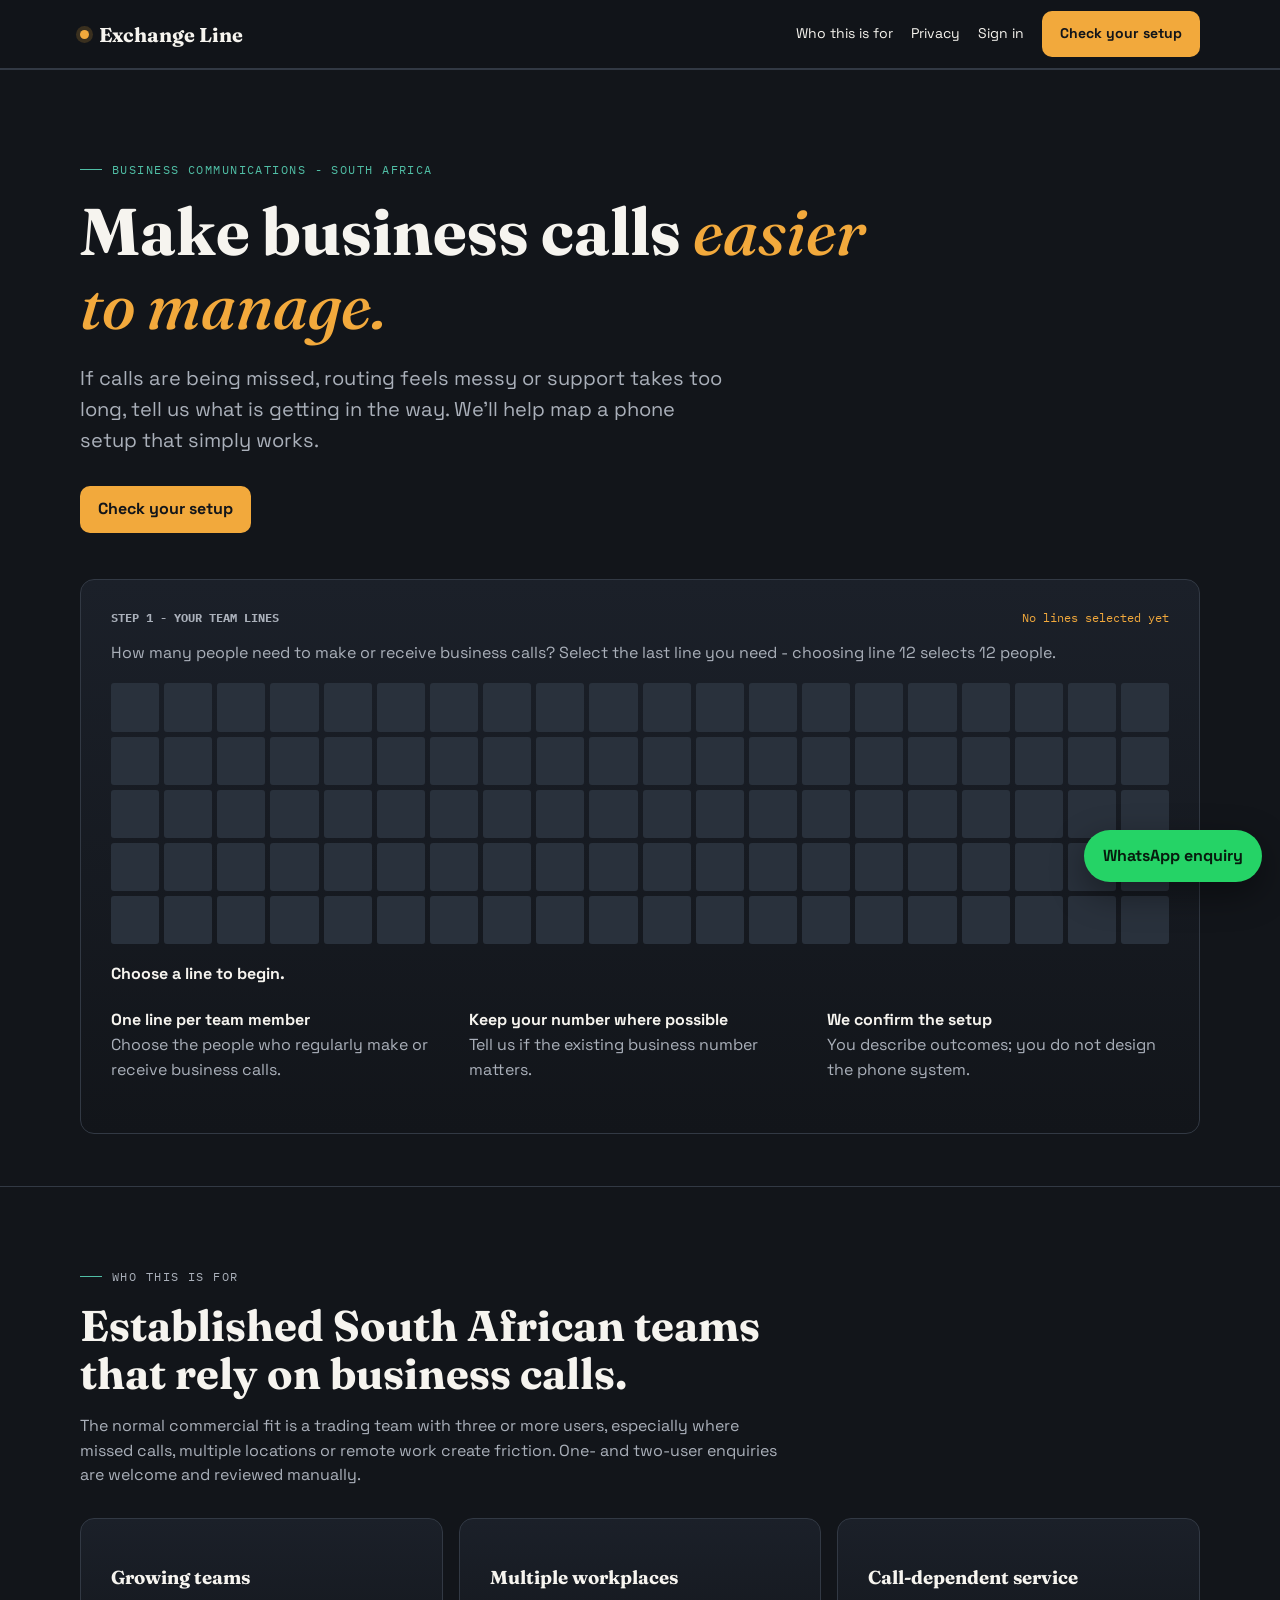
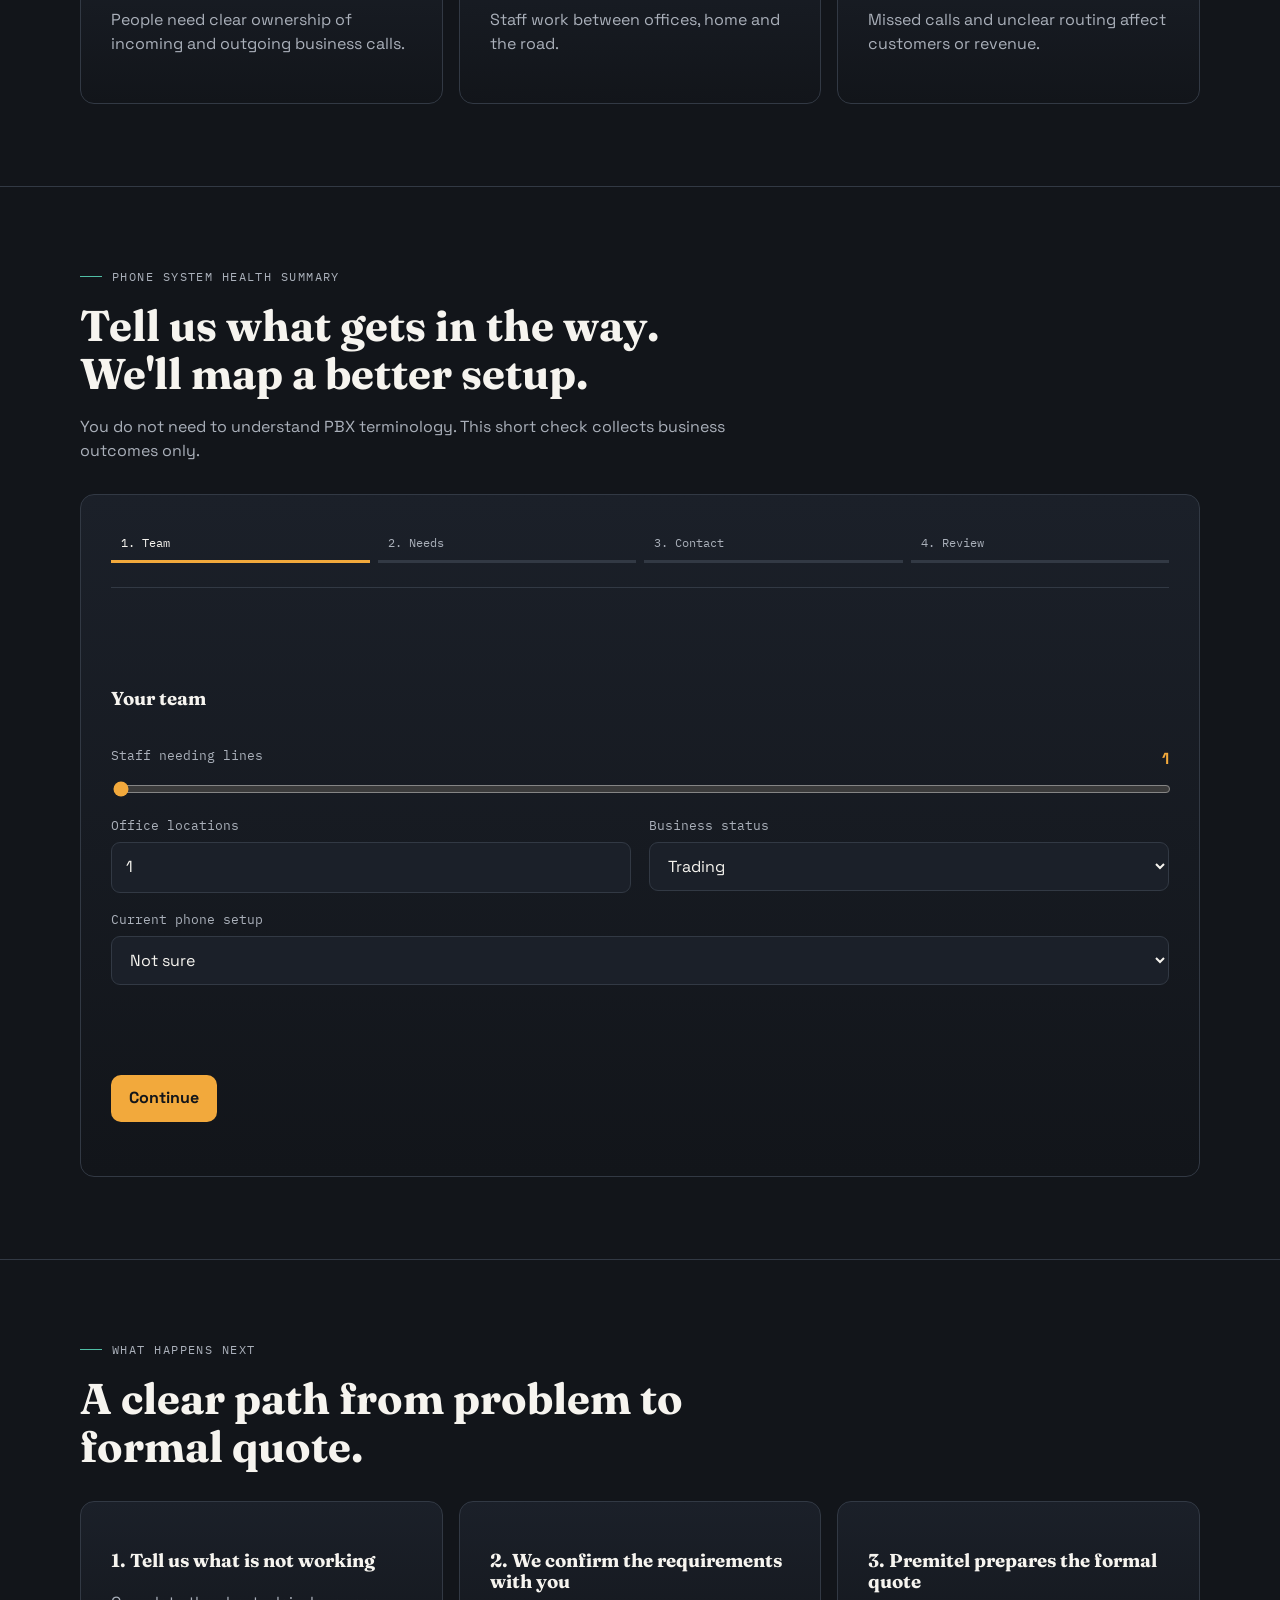
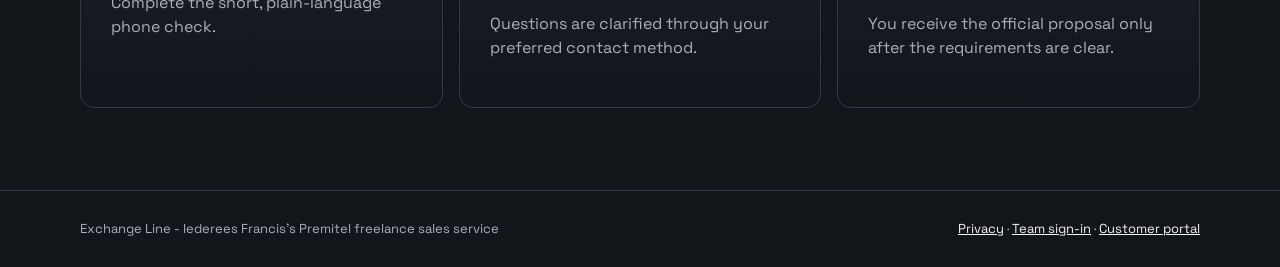
<file: index.html>
<!DOCTYPE html><html lang="en-ZA"><head><meta charset="utf-8"><meta name="viewport" content="width=device-width,initial-scale=1"><title>Exchange Line | A clearer business phone setup</title><meta name="description" content="Tell us what is getting in the way of your business calls. We confirm the requirements before a formal Premitel quote is prepared."><meta property="og:title" content="Exchange Line - business calls made easier"><meta property="og:description" content="A short, jargon-free phone-system health check for established South African teams."><meta property="og:type" content="website"><meta name="theme-color" content="#12151a"><link rel="preconnect" href="https://fonts.googleapis.com"><link rel="preconnect" href="https://fonts.gstatic.com" crossorigin><link href="https://fonts.googleapis.com/css2?family=Fraunces:ital,wght@0,500;0,600;0,700;1,500&family=IBM+Plex+Mono:wght@400;500;600&family=Space+Grotesk:wght@400;500;600;700&display=swap" rel="stylesheet"><link rel="stylesheet" href="assets/css/site.css"></head><body>
<header class="nav"><div class="wrap nav-inner"><a class="brand" href="./"><span class="brand-dot"></span>Exchange Line</a><nav class="nav-links" aria-label="Primary"><a href="#fit">Who this is for</a><a href="privacy/">Privacy</a><a href="portal/">Sign in</a><a class="nav-cta" href="#calculator">Check your setup</a></nav></div></header>
<main><section class="hero"><div class="wrap"><p class="eyebrow">Business communications - South Africa</p><h1>Make business calls <em>easier to manage.</em></h1><p class="lede">If calls are being missed, routing feels messy or support takes too long, tell us what is getting in the way. We'll help map a phone setup that simply works.</p><a class="button" href="#team-lines">Check your setup</a><div class="board-frame" id="team-lines"><div class="board-label"><strong>STEP 1 - YOUR TEAM LINES</strong><span class="count" id="board-count" aria-live="polite">No lines selected yet</span></div><p class="board-caption">How many people need to make or receive business calls? Select the last line you need - choosing line 12 selects 12 people.</p><div class="board" id="board" role="radiogroup" aria-label="Number of people needing a business line"></div><p class="board-selection" id="selection-summary" aria-live="polite">Choose a line to begin.</p><div class="facts"><div class="fact"><strong>One line per team member</strong>Choose the people who regularly make or receive business calls.</div><div class="fact"><strong>Keep your number where possible</strong>Tell us if the existing business number matters.</div><div class="fact"><strong>We confirm the setup</strong>You describe outcomes; you do not design the phone system.</div></div><p class="fit-note" id="fit-message" hidden></p><button class="button" id="continue-check" type="button" hidden>Continue to phone check →</button></div></div></section>
<section id="fit"><div class="wrap"><div class="section-head"><p class="eyebrow">Who this is for</p><h2>Established South African teams that rely on business calls.</h2><p>The normal commercial fit is a trading team with three or more users, especially where missed calls, multiple locations or remote work create friction. One- and two-user enquiries are welcome and reviewed manually.</p></div><div class="cards"><article class="card"><h3>Growing teams</h3><p>People need clear ownership of incoming and outgoing business calls.</p></article><article class="card"><h3>Multiple workplaces</h3><p>Staff work between offices, home and the road.</p></article><article class="card"><h3>Call-dependent service</h3><p>Missed calls and unclear routing affect customers or revenue.</p></article></div></div></section>
<section id="calculator"><div class="wrap"><div class="section-head"><p class="eyebrow">Phone System Health Summary</p><h2>Tell us what gets in the way.<br>We'll map a better setup.</h2><p>You do not need to understand PBX terminology. This short check collects business outcomes only.</p></div><div class="panel"><ol class="steps" aria-label="Form progress"><li class="active">1. Team</li><li>2. Needs</li><li>3. Contact</li><li>4. Review</li></ol><form id="lead-form" novalidate>
<section class="form-step" data-step="0" aria-labelledby="step-team"><h3 class="wide" id="step-team">Your team</h3><div class="field wide"><div class="range-row"><label for="staff">Staff needing lines</label><output id="staff-val" for="staff">1</output></div><input id="staff" name="staff_count" type="range" min="1" max="100" value="1"></div><div class="field"><label for="locations">Office locations</label><input class="control" id="locations" name="location_count" type="number" min="1" max="100" value="1" required></div><div class="field"><label for="business-status">Business status</label><select class="control" id="business-status" name="business_status" required><option value="trading">Trading</option><option value="new_business">New business</option></select></div><div class="field wide"><label for="current-setup">Current phone setup</label><select class="control" id="current-setup" name="current_setup" required><option value="not_sure">Not sure</option><option value="telkom_landline">Telkom landline</option><option value="on_premise_pbx">On-premise PBX</option><option value="cloud_voip">Cloud PBX / VoIP</option><option value="mobile_only">Mobile phones only</option><option value="other">Other</option></select></div></section>
<section class="form-step" data-step="1" aria-labelledby="step-needs" hidden><h3 class="wide" id="step-needs">What needs to improve?</h3><fieldset class="field wide"><legend class="legend">Choose all outcomes that matter</legend><div class="choice-grid" id="outcomes"><div class="choice"><input id="o-missed" name="outcomes" type="checkbox" value="fewer_missed_calls"><label for="o-missed">Fewer missed calls</label></div><div class="choice"><input id="o-routing" name="outcomes" type="checkbox" value="easier_routing"><label for="o-routing">Easier routing</label></div><div class="choice"><input id="o-remote" name="outcomes" type="checkbox" value="remote_staff"><label for="o-remote">Support remote staff</label></div><div class="choice"><input id="o-visibility" name="outcomes" type="checkbox" value="usage_visibility"><label for="o-visibility">Better usage visibility</label></div><div class="choice"><input id="o-recording" name="outcomes" type="checkbox" value="call_recording"><label for="o-recording">Record important calls</label></div><div class="choice"><input id="o-number" name="outcomes" type="checkbox" value="keep_number"><label for="o-number">Keep our current number</label></div><div class="choice"><input id="o-not-sure" name="outcomes" type="checkbox" value="not_sure"><label for="o-not-sure">Not sure</label></div></div></fieldset><div class="field"><label for="remote-required">Remote staff requirement</label><select class="control" id="remote-required" name="remote_required"><option value="not_sure">Not sure</option><option value="yes">Yes</option><option value="no">No</option></select></div><div class="field"><label for="keep-number">Keep or port existing number?</label><select class="control" id="keep-number" name="keep_number"><option value="not_sure">Not sure</option><option value="yes">Yes</option><option value="no">No</option></select></div><div class="field wide"><label for="problem">What is getting in the way?</label><textarea class="control" id="problem" name="problem_description" maxlength="1500" required placeholder="For example: calls ring unanswered when reception is busy, and remote staff use personal mobiles."></textarea></div></section>
<section class="form-step" data-step="2" aria-labelledby="step-contact" hidden><h3 class="wide" id="step-contact">How should we respond?</h3><div class="field"><label for="contact-name">Contact name</label><input class="control" type="text" id="contact-name" name="contact_name" maxlength="120" autocomplete="name" required></div><div class="field"><label for="company">Company</label><input class="control" type="text" id="company" name="company_name" maxlength="160" autocomplete="organization" required></div><div class="field"><label for="role">Role</label><input class="control" type="text" id="role" name="role" maxlength="100" autocomplete="organization-title" required></div><div class="field"><label for="email">Business email</label><input class="control" id="email" name="email" type="email" maxlength="254" autocomplete="email" required></div><div class="field"><label for="whatsapp">WhatsApp number (optional)</label><input class="control" id="whatsapp" name="whatsapp" type="tel" maxlength="40" autocomplete="tel"></div><div class="field"><label for="timeline">Decision timeline</label><select class="control" id="timeline" name="decision_timeline" required><option value="researching">Just researching</option><option value="three_months">Within 3 months</option><option value="one_month">Within 1 month</option><option value="asap">As soon as possible</option></select></div><div class="field"><label for="contact-method">Preferred contact method</label><select class="control" id="contact-method" name="preferred_contact" required><option value="email">Email</option><option value="whatsapp">WhatsApp</option><option value="conversation">Request a conversation</option></select></div><div class="field"><label for="response-time">Preferred response time</label><input class="control" type="text" id="response-time" name="preferred_response_time" maxlength="100" placeholder="For example: weekday afternoons" required></div><div class="honeypot" aria-hidden="true"><label for="website">Leave this field empty</label><input type="text" id="website" name="website" tabindex="-1" autocomplete="off"></div><p class="privacy-copy wide">Your details are used to respond to this request. They are not added to marketing without separate permission. See our <a href="privacy/">privacy notice</a>.</p></section>
<section class="form-step" data-step="3" aria-labelledby="step-review" hidden><h3 class="wide" id="step-review">Review your phone check</h3><div class="wide"><ul class="review-list" id="review-list"></ul><button class="button secondary small" id="edit-review" type="button">Edit answers</button></div></section><div class="form-actions"><button class="button secondary" id="previous-step" type="button" hidden>Back</button><button class="button" id="next-step" type="button">Continue</button><button class="button" id="submit-lead" type="submit" hidden>Request my tailored quote</button></div><div class="form-status" id="form-status" role="status" aria-live="polite"></div></form>
<section class="health-summary" id="health-summary" tabindex="-1" hidden><p class="eyebrow">Phone System Health Summary</p><h2>Thank you - I'll contact you shortly.</h2><div class="cards"><article class="card"><h3>What you told us</h3><ul class="summary-list" id="customer-summary"></ul></article><article class="card"><h3>Main risks to check</h3><ul class="risk-list" id="customer-risks"></ul></article><article class="card"><h3>Next step</h3><p>We will confirm your requirements before a formal quote is prepared. No technical configuration or price has been guessed.</p></article></div><button class="button" id="summary-whatsapp" type="button">Review this summary in WhatsApp</button></section></div></div></section>
<section id="how-it-works"><div class="wrap"><div class="section-head"><p class="eyebrow">What happens next</p><h2>A clear path from problem to formal quote.</h2></div><div class="cards"><article class="card"><h3>1. Tell us what is not working</h3><p>Complete the short, plain-language phone check.</p></article><article class="card"><h3>2. We confirm the requirements with you</h3><p>Questions are clarified through your preferred contact method.</p></article><article class="card"><h3>3. Premitel prepares the formal quote</h3><p>You receive the official proposal only after the requirements are clear.</p></article></div></div></section></main>
<footer class="footer"><div class="wrap footer-inner"><span>Exchange Line - Iederees Francis's Premitel freelance sales service</span><span><a href="privacy/">Privacy</a> · <a href="admin/">Team sign-in</a> · <a href="portal/">Customer portal</a></span></div></footer><button class="wa-float" id="open-whatsapp" type="button" aria-haspopup="dialog">WhatsApp enquiry</button><div class="dialog-backdrop" id="wa-backdrop" hidden><section class="dialog" id="wa-dialog" role="dialog" aria-modal="true" aria-labelledby="wa-title" tabindex="-1"><header class="dialog-head"><h2 id="wa-title">Review your WhatsApp enquiry</h2><button class="dialog-close" id="close-whatsapp" type="button" aria-label="Close">×</button></header><div class="dialog-body"><p>Nothing is sent automatically. Check the prepared summary before pressing Send inside WhatsApp.</p><pre id="wa-preview" class="panel wa-preview"></pre><div class="form-actions"><button class="button secondary" id="cancel-whatsapp" type="button">Cancel</button><button class="button" id="continue-whatsapp" type="button">Open WhatsApp to review</button></div></div></section></div><script type="module" src="assets/js/public.js"></script></body></html>
</file>
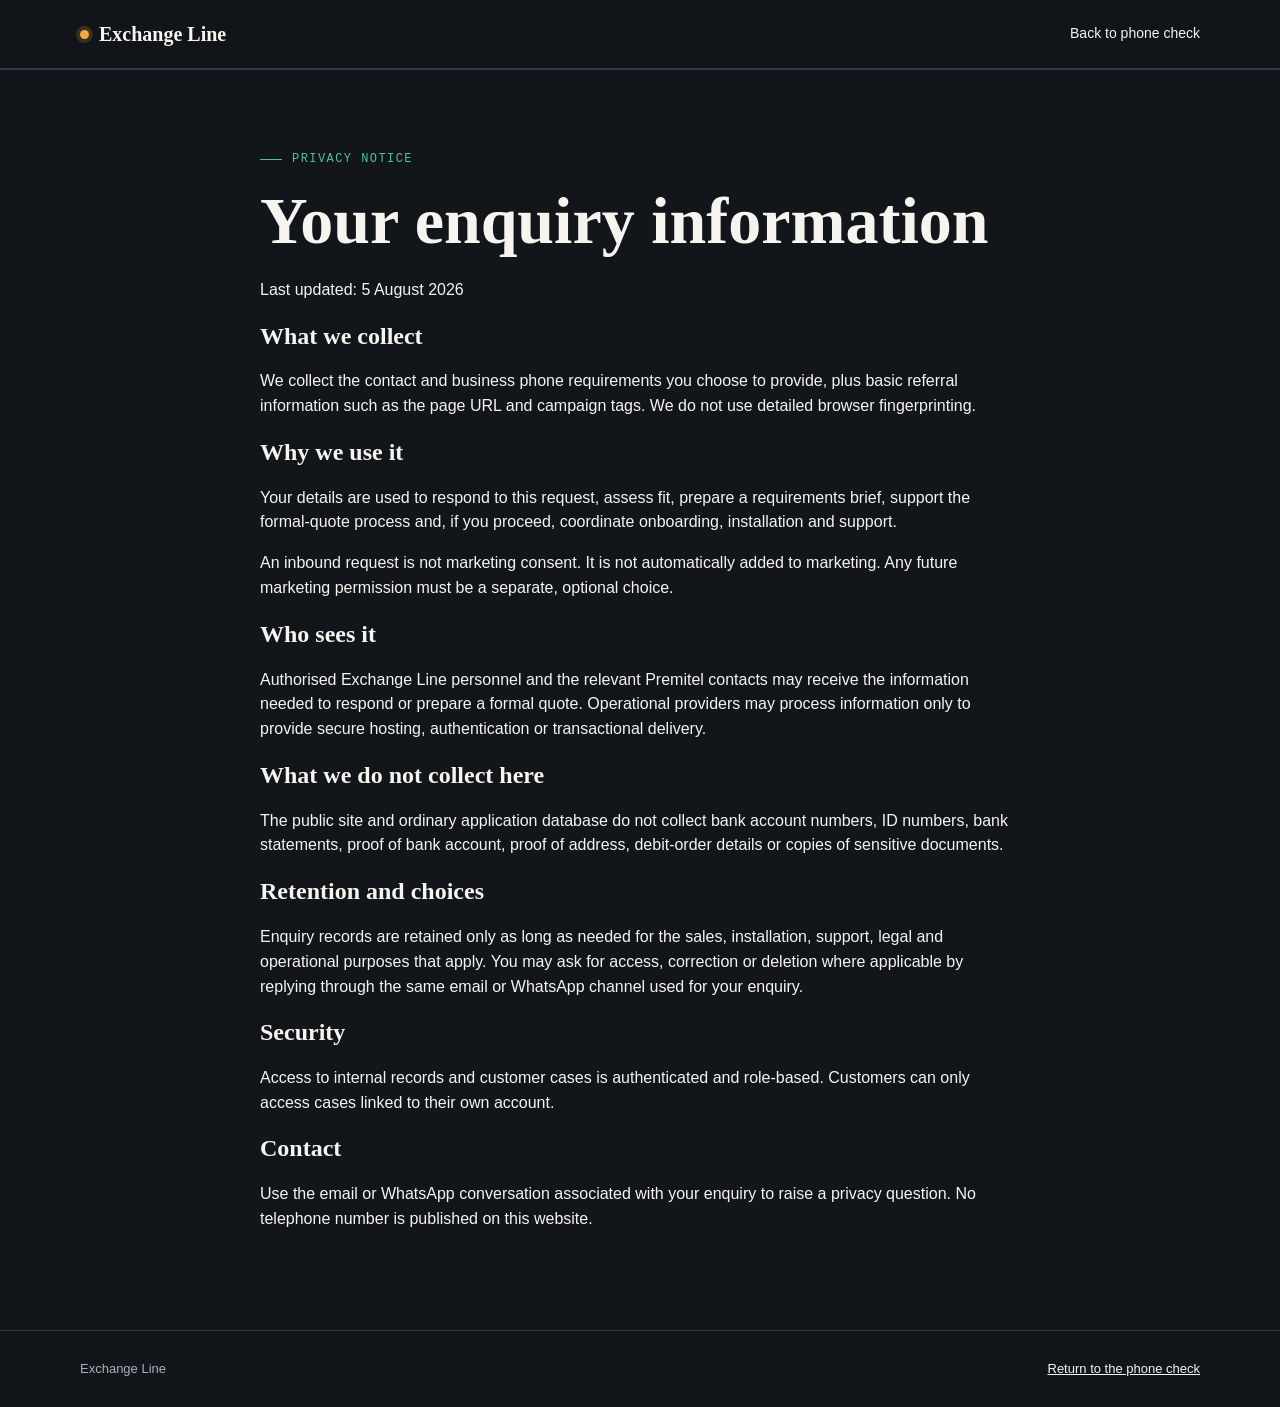
<file: privacy/index.html>
<!DOCTYPE html><html lang="en-ZA"><head><meta charset="utf-8"><meta name="viewport" content="width=device-width,initial-scale=1"><title>Privacy | Exchange Line</title><meta name="description" content="How Exchange Line uses information submitted through its phone-system enquiry form."><link rel="stylesheet" href="../assets/css/site.css"></head><body><header class="nav"><div class="wrap nav-inner"><a class="brand" href="../"><span class="brand-dot"></span>Exchange Line</a><nav class="nav-links"><a href="../">Back to phone check</a></nav></div></header><main><section><article class="narrow"><p class="eyebrow">Privacy notice</p><h1>Your enquiry information</h1><p>Last updated: 5 August 2026</p><h2>What we collect</h2><p>We collect the contact and business phone requirements you choose to provide, plus basic referral information such as the page URL and campaign tags. We do not use detailed browser fingerprinting.</p><h2>Why we use it</h2><p>Your details are used to respond to this request, assess fit, prepare a requirements brief, support the formal-quote process and, if you proceed, coordinate onboarding, installation and support.</p><p>An inbound request is not marketing consent. It is not automatically added to marketing. Any future marketing permission must be a separate, optional choice.</p><h2>Who sees it</h2><p>Authorised Exchange Line personnel and the relevant Premitel contacts may receive the information needed to respond or prepare a formal quote. Operational providers may process information only to provide secure hosting, authentication or transactional delivery.</p><h2>What we do not collect here</h2><p>The public site and ordinary application database do not collect bank account numbers, ID numbers, bank statements, proof of bank account, proof of address, debit-order details or copies of sensitive documents.</p><h2>Retention and choices</h2><p>Enquiry records are retained only as long as needed for the sales, installation, support, legal and operational purposes that apply. You may ask for access, correction or deletion where applicable by replying through the same email or WhatsApp channel used for your enquiry.</p><h2>Security</h2><p>Access to internal records and customer cases is authenticated and role-based. Customers can only access cases linked to their own account.</p><h2>Contact</h2><p>Use the email or WhatsApp conversation associated with your enquiry to raise a privacy question. No telephone number is published on this website.</p></article></section></main><footer class="footer"><div class="wrap footer-inner"><span>Exchange Line</span><a href="../">Return to the phone check</a></div></footer></body></html>
</file>
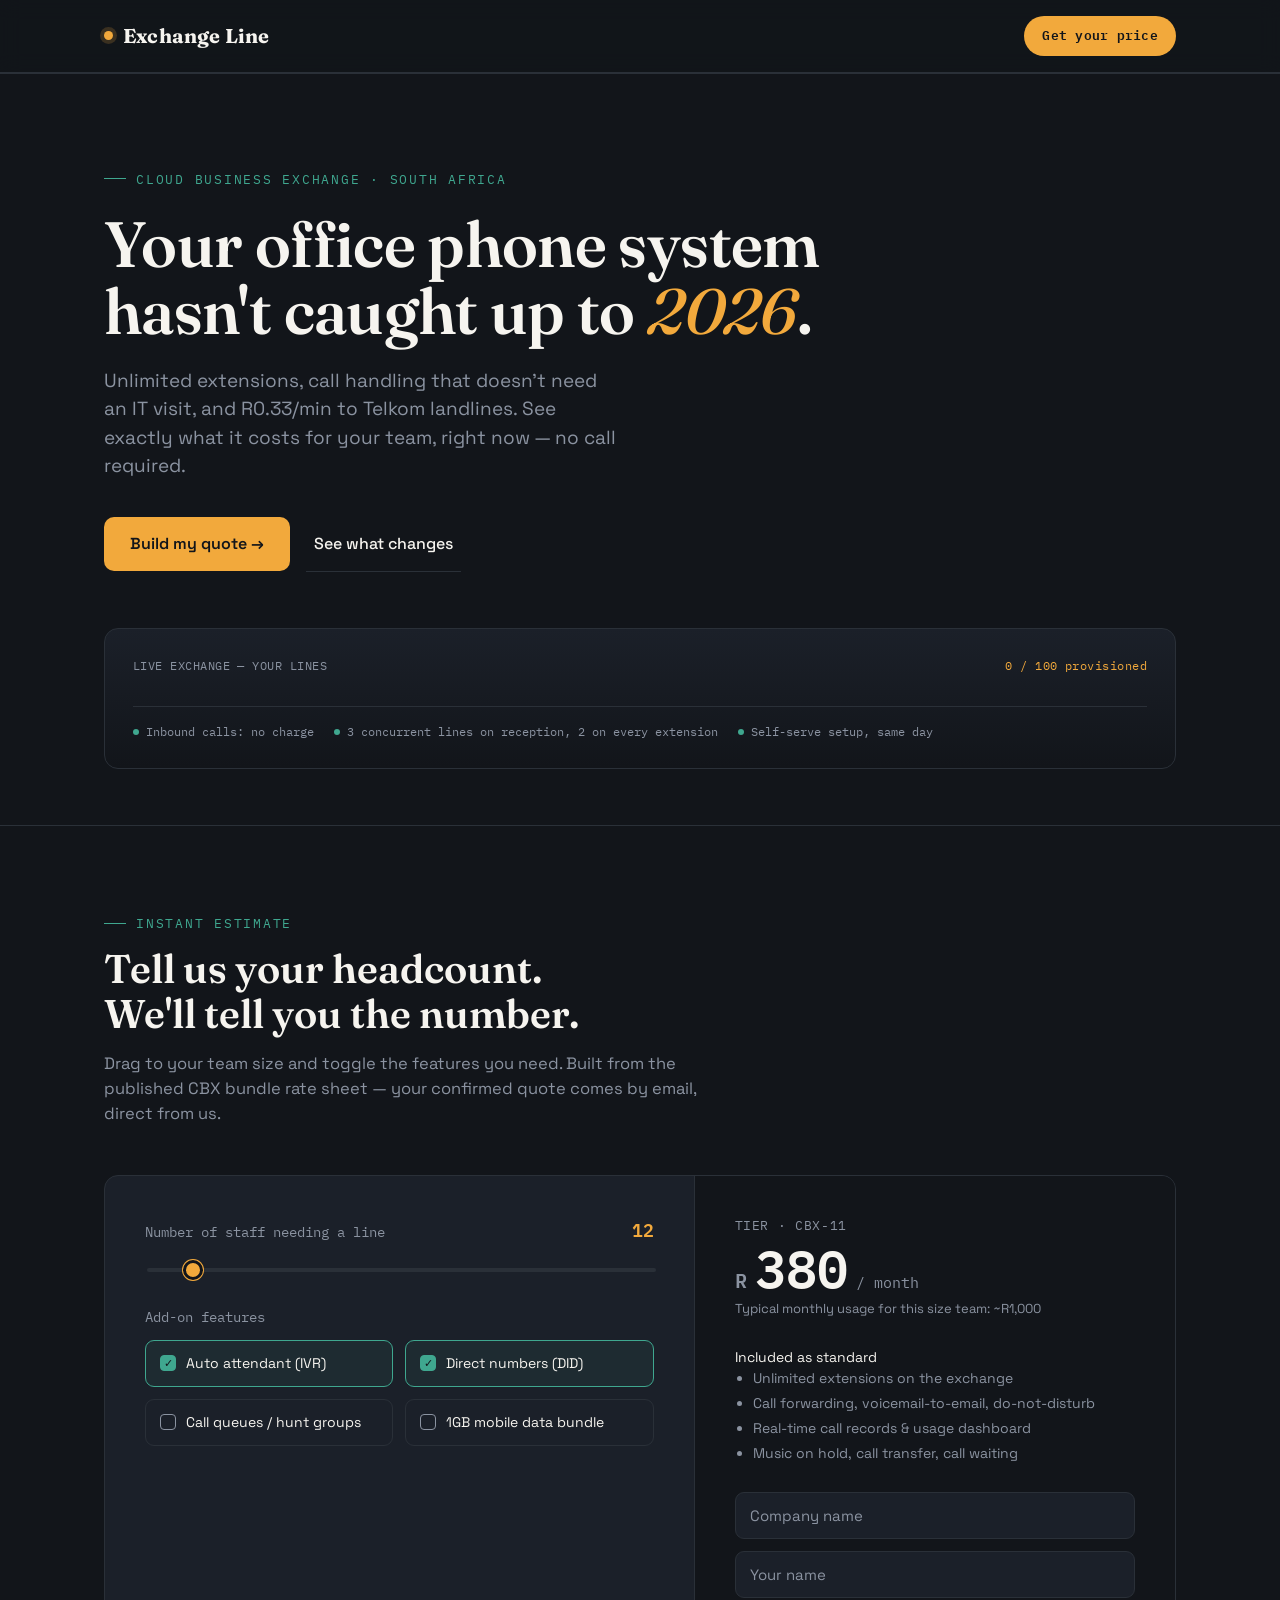
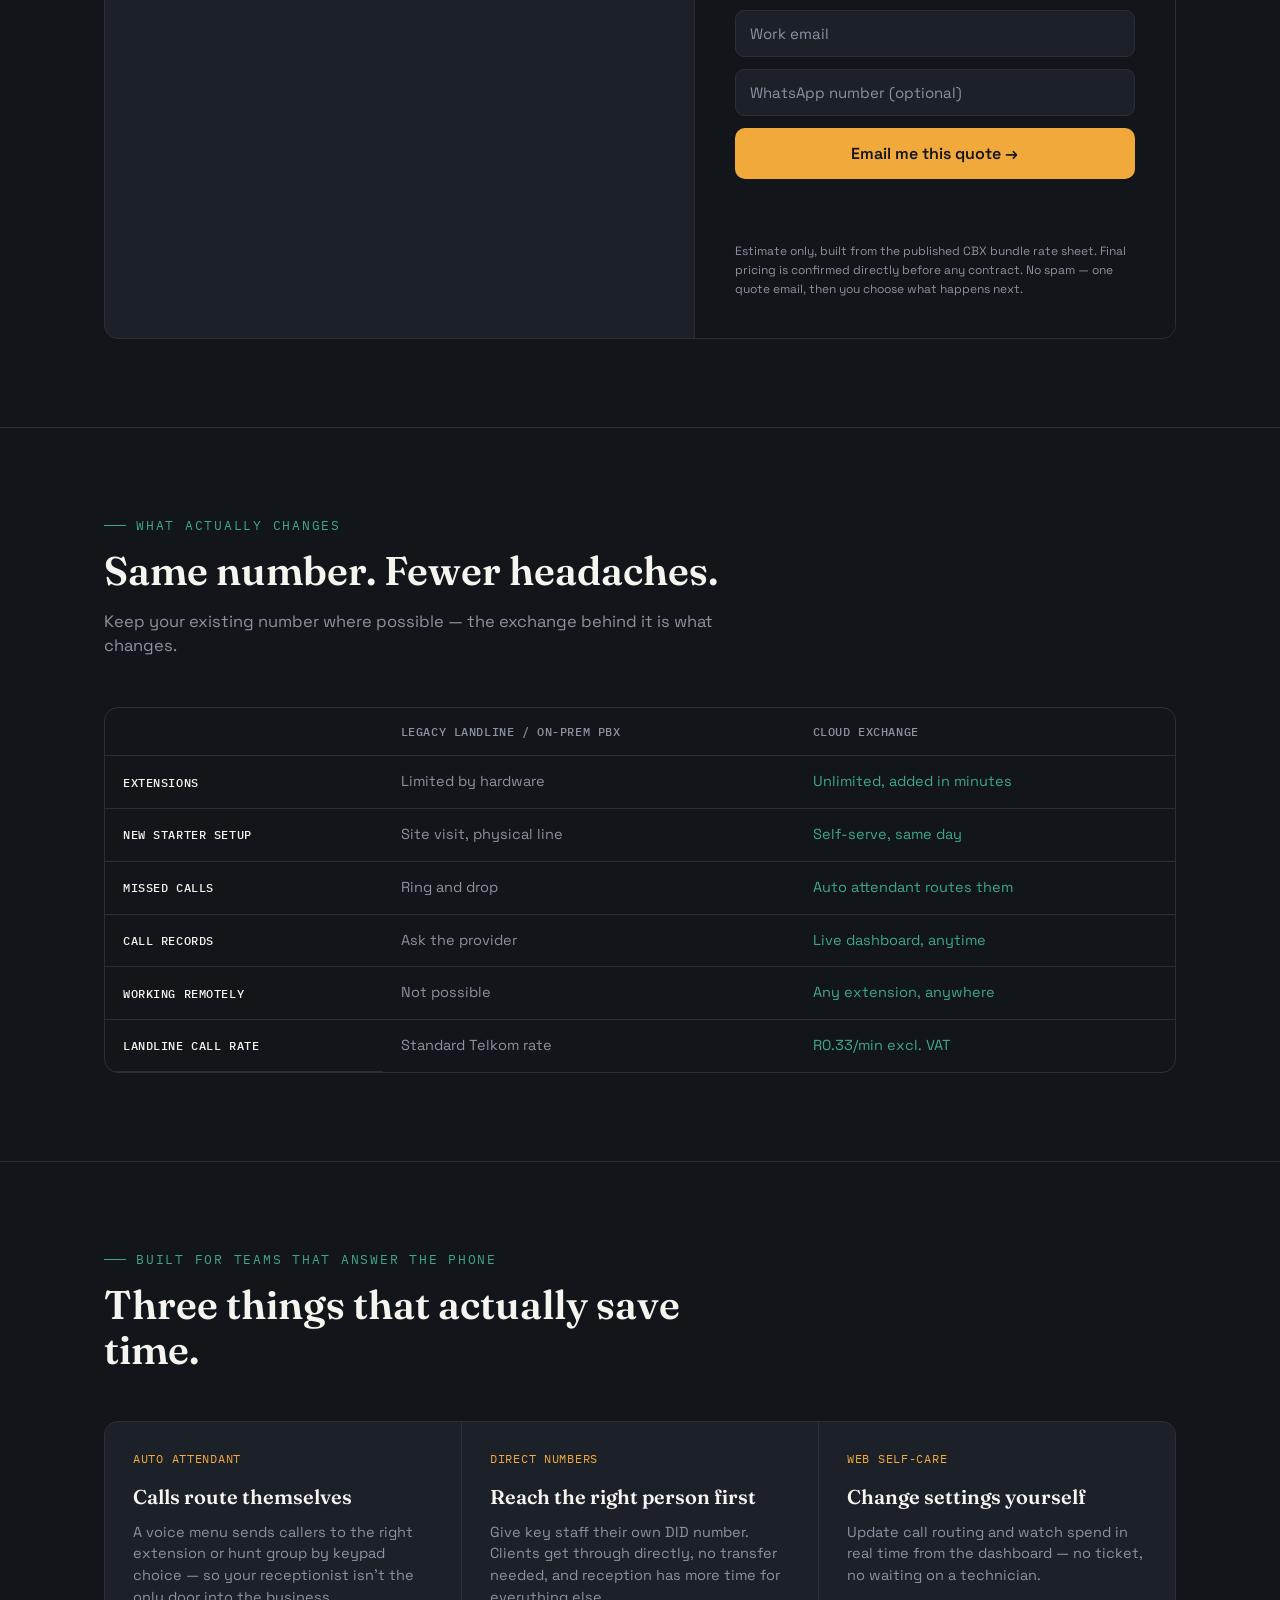
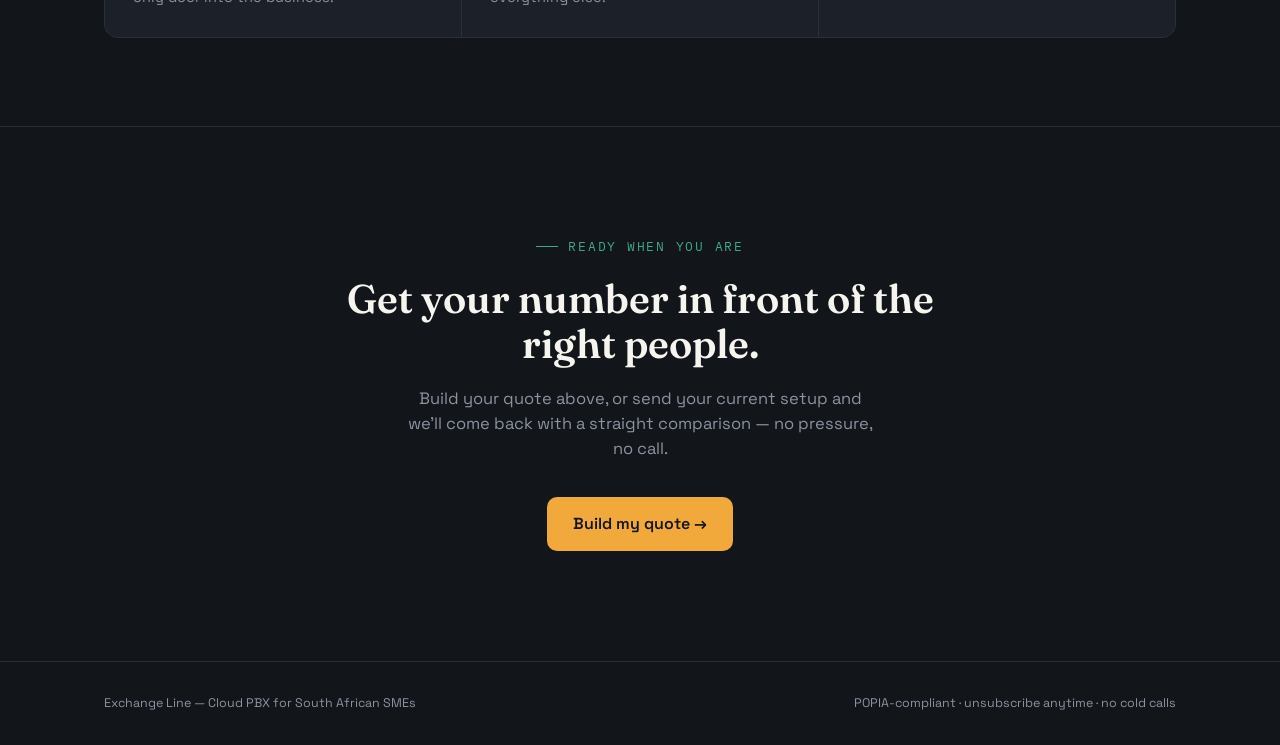
<file: site/index.html>
<!DOCTYPE html>
<html lang="en-ZA">
<head>
<meta charset="UTF-8">
<meta name="viewport" content="width=device-width, initial-scale=1.0">
<title>Cut the landline. Cloud PBX for South African businesses.</title>
<meta name="description" content="See what a cloud business exchange costs for your team in 10 seconds. Unlimited extensions, no hardware, R0.33/min to Telkom landlines. No call required.">
<meta property="og:title" content="Exchange Line — Cloud business exchange for South African teams">
<meta property="og:description" content="Build your quote in 10 seconds. Unlimited extensions, real published CBX rates, no call required.">
<meta property="og:type" content="website">
<meta name="theme-color" content="#12151a">
<link rel="icon" href="data:image/svg+xml,%3Csvg xmlns='http://www.w3.org/2000/svg' viewBox='0 0 32 32'%3E%3Crect width='32' height='32' rx='7' fill='%2312151a'/%3E%3Crect x='9' y='9' width='14' height='14' rx='2' fill='%23f2a93c'/%3E%3C/svg%3E">
<link rel="preconnect" href="https://fonts.googleapis.com">
<link rel="preconnect" href="https://fonts.gstatic.com" crossorigin>
<link href="https://fonts.googleapis.com/css2?family=Fraunces:ital,opsz,wght@0,9..144,400;0,9..144,600;0,9..144,700;1,9..144,500&family=Space+Grotesk:wght@400;500;600;700&family=IBM+Plex+Mono:wght@400;500;600&display=swap" rel="stylesheet">
<style>
  :root{
    --ink:#12151a;
    --ink-soft:#1b2029;
    --paper:#f6f4ef;
    --paper-dim:#e9e6dc;
    --amber:#f2a93c;
    --amber-dim:#c98a2c;
    --teal:#3fa78f;
    --teal-dim:#2c7a67;
    --muted:#8b93a1;
    --line:#2a3038;
    --radius:14px;
    --display:'Fraunces', serif;
    --body:'Space Grotesk', sans-serif;
    --mono:'IBM Plex Mono', monospace;
  }
  *{box-sizing:border-box;}
  html{scroll-behavior:smooth;}
  @media (prefers-reduced-motion: reduce){
    html{scroll-behavior:auto;}
    *{animation-duration:0.01ms !important;transition-duration:0.01ms !important;}
  }
  body{
    margin:0;
    background:var(--ink);
    color:var(--paper);
    font-family:var(--body);
    line-height:1.5;
    -webkit-font-smoothing:antialiased;
  }
  a{color:inherit;}
  img,svg{display:block;max-width:100%;}
  .wrap{max-width:1120px;margin:0 auto;padding:0 24px;}
  :focus-visible{outline:2px solid var(--amber);outline-offset:3px;border-radius:4px;}

  /* ---------- top nav ---------- */
  header.nav{
    position:sticky;top:0;z-index:50;
    background:rgba(18,21,26,0.86);
    backdrop-filter:blur(10px);
    border-bottom:1px solid var(--line);
  }
  .nav-inner{
    max-width:1120px;margin:0 auto;padding:16px 24px;
    display:flex;align-items:center;justify-content:space-between;
  }
  .brand{
    display:flex;align-items:center;gap:10px;
    font-family:var(--display);font-weight:700;font-size:20px;letter-spacing:0.2px;
  }
  .brand .dot{width:9px;height:9px;border-radius:50%;background:var(--amber);
    box-shadow:0 0 0 4px rgba(242,169,60,0.18);flex:none;}
  .nav-cta{
    font-family:var(--mono);font-size:13px;letter-spacing:0.02em;
    background:var(--amber);color:var(--ink);padding:10px 18px;border-radius:999px;
    text-decoration:none;font-weight:600;transition:transform .15s ease, background .15s ease;
    white-space:nowrap;
  }
  .nav-cta:hover{background:#ffbb55;transform:translateY(-1px);}

  /* ---------- hero ---------- */
  .hero{
    padding:clamp(56px,10vw,96px) 0 56px;
    position:relative;
    overflow:hidden;
  }
  .eyebrow{
    font-family:var(--mono);font-size:12.5px;color:var(--teal);
    letter-spacing:0.14em;text-transform:uppercase;
    display:flex;align-items:center;gap:10px;margin-bottom:22px;
  }
  .eyebrow::before{content:'';width:22px;height:1px;background:var(--teal);display:inline-block;flex:none;}
  h1{
    font-family:var(--display);
    font-weight:600;
    font-size:clamp(34px,7vw,64px);
    line-height:1.05;
    margin:0 0 22px;
    max-width:780px;
    letter-spacing:-0.01em;
  }
  h1 em{
    font-style:italic;font-weight:500;color:var(--amber);
  }
  .hero p.lede{
    font-size:clamp(16px,2.2vw,19px);color:var(--muted);max-width:520px;margin:0 0 36px;
  }
  .hero-actions{display:flex;gap:16px;flex-wrap:wrap;align-items:center;}
  .btn-primary{
    font-family:var(--body);font-weight:600;font-size:16px;
    background:var(--amber);color:var(--ink);
    padding:15px 26px;border-radius:10px;text-decoration:none;
    display:inline-flex;align-items:center;gap:8px;
    transition:transform .15s ease, box-shadow .15s ease;
    border:none;cursor:pointer;
  }
  .btn-primary:hover{transform:translateY(-2px);box-shadow:0 10px 30px rgba(242,169,60,0.25);}
  .btn-ghost{
    font-family:var(--body);font-weight:500;font-size:16px;
    color:var(--paper);text-decoration:none;padding:15px 8px;
    border-bottom:1px solid var(--line);
  }

  /* ---------- exchange board (signature element) ---------- */
  .board-frame{
    margin-top:56px;
    border:1px solid var(--line);
    border-radius:var(--radius);
    background:linear-gradient(180deg,var(--ink-soft),var(--ink));
    padding:clamp(18px,3vw,28px);
  }
  .board-label{
    font-family:var(--mono);font-size:11.5px;color:var(--muted);
    display:flex;justify-content:space-between;gap:12px;margin-bottom:16px;
    letter-spacing:0.04em;
  }
  .board-label .count{color:var(--amber);font-variant-numeric:tabular-nums;}
  .board{
    display:grid;
    grid-template-columns:repeat(20,1fr);
    gap:5px;
  }
  .jack{
    aspect-ratio:1;
    border-radius:3px;
    background:#232a34;
    transition:background .25s ease, box-shadow .25s ease;
  }
  .jack.lit{
    background:var(--amber);
    box-shadow:0 0 10px rgba(242,169,60,0.55);
  }
  .jack.connected{
    background:var(--teal);
    box-shadow:0 0 10px rgba(63,167,143,0.5);
  }
  @media (max-width:640px){
    .board{grid-template-columns:repeat(10,1fr);}
  }
  .board-facts{
    display:flex;gap:20px;flex-wrap:wrap;margin-top:16px;
    font-family:var(--mono);font-size:11.5px;color:var(--muted);
    padding-top:16px;border-top:1px solid var(--line);
  }
  .board-facts span{display:flex;align-items:center;gap:7px;}
  .board-facts .dotb{width:6px;height:6px;border-radius:50%;background:var(--teal);flex:none;}

  /* ---------- section shell ---------- */
  section{padding:clamp(56px,9vw,88px) 0;border-top:1px solid var(--line);}
  .section-head{max-width:640px;margin-bottom:clamp(32px,5vw,48px);}
  .section-head .eyebrow{margin-bottom:14px;}
  h2{
    font-family:var(--display);font-weight:600;font-size:clamp(26px,4.5vw,40px);
    margin:0 0 16px;line-height:1.12;
  }
  .section-head p{color:var(--muted);font-size:16.5px;margin:0;}

  /* ---------- calculator ---------- */
  .calc{
    display:grid;grid-template-columns:1.1fr 0.9fr;gap:0;
    border:1px solid var(--line);border-radius:var(--radius);overflow:hidden;
    background:var(--ink-soft);
  }
  @media (max-width:820px){ .calc{grid-template-columns:1fr;} }
  .calc-controls{padding:clamp(24px,4vw,40px);}
  .calc-readout{
    padding:clamp(24px,4vw,40px);background:var(--ink);
    border-left:1px solid var(--line);
    display:flex;flex-direction:column;justify-content:space-between;
  }
  @media (max-width:820px){ .calc-readout{border-left:none;border-top:1px solid var(--line);} }
  .field{margin-bottom:28px;}
  .field-label{
    display:flex;justify-content:space-between;align-items:baseline;
    font-size:14px;color:var(--muted);margin-bottom:12px;
    font-family:var(--mono);
  }
  .field-label .val{color:var(--amber);font-size:18px;font-weight:600;font-variant-numeric:tabular-nums;}
  input[type=range]{
    width:100%;height:4px;border-radius:2px;
    background:var(--line);appearance:none;-webkit-appearance:none;
  }
  input[type=range]::-webkit-slider-thumb{
    appearance:none;-webkit-appearance:none;
    width:20px;height:20px;border-radius:50%;
    background:var(--amber);cursor:pointer;border:3px solid var(--ink);
    box-shadow:0 0 0 1px var(--amber);
  }
  input[type=range]::-moz-range-thumb{
    width:14px;height:14px;border-radius:50%;
    background:var(--amber);cursor:pointer;border:3px solid var(--ink);
    box-shadow:0 0 0 1px var(--amber);
  }
  fieldset.toggles{border:none;margin:8px 0 0;padding:0;display:grid;grid-template-columns:1fr 1fr;gap:12px;}
  fieldset.toggles legend{
    font-size:14px;color:var(--muted);margin-bottom:12px;font-family:var(--mono);padding:0;
    grid-column:1 / -1;
  }
  .toggle-option{position:relative;}
  .toggle-option input{position:absolute;opacity:0;width:1px;height:1px;}
  .toggle-option label{
    border:1px solid var(--line);border-radius:9px;padding:12px 14px;
    font-size:14px;cursor:pointer;user-select:none;
    display:flex;align-items:center;gap:10px;
    transition:border-color .15s ease, background .15s ease;
  }
  .toggle-option label:hover{border-color:var(--muted);}
  .toggle-option input:checked + label{border-color:var(--teal);background:rgba(63,167,143,0.08);}
  .toggle-option input:focus-visible + label{outline:2px solid var(--amber);outline-offset:2px;}
  .toggle-option .box{
    width:16px;height:16px;border-radius:4px;border:1px solid var(--muted);flex:none;
    display:flex;align-items:center;justify-content:center;font-size:11px;color:var(--ink);
  }
  .toggle-option input:checked + label .box{background:var(--teal);border-color:var(--teal);}
  .toggle-option input:checked + label .box::after{content:'✓';}

  .readout-tier{font-family:var(--mono);font-size:13px;color:var(--muted);margin-bottom:6px;letter-spacing:0.05em;}
  .readout-price{
    font-family:var(--mono);font-size:clamp(38px,6vw,52px);font-weight:600;color:var(--paper);line-height:1;
    display:flex;align-items:baseline;gap:8px;margin-bottom:6px;font-variant-numeric:tabular-nums;
  }
  .readout-price .cur{font-size:20px;color:var(--muted);}
  .readout-price .per{font-size:15px;color:var(--muted);font-weight:400;}
  .readout-note{font-size:13px;color:var(--muted);margin-bottom:28px;}
  .readout-includes{font-size:14px;color:var(--paper);margin-bottom:6px;}
  .readout-includes ul{margin:0 0 28px;padding-left:18px;color:var(--muted);}
  .readout-includes li{margin-bottom:4px;}

  form.lead-form{display:flex;flex-direction:column;gap:12px;}
  form.lead-form .sr-only-label{
    position:absolute;width:1px;height:1px;overflow:hidden;clip:rect(0,0,0,0);white-space:nowrap;
  }
  form.lead-form input{
    background:var(--ink-soft);border:1px solid var(--line);border-radius:9px;
    padding:13px 14px;color:var(--paper);font-family:var(--body);font-size:15px;width:100%;
  }
  form.lead-form input::placeholder{color:var(--muted);}
  form.lead-form input:focus-visible{outline:2px solid var(--amber);outline-offset:2px;border-color:var(--amber);}
  .disclaimer{font-size:12px;color:var(--muted);margin-top:16px;line-height:1.55;}
  .form-status{font-size:13px;margin-top:8px;min-height:1.2em;}
  .form-status.err{color:#e8896b;}
  .form-status.ok{color:var(--teal);}

  /* ---------- feature grid ---------- */
  .grid3{display:grid;grid-template-columns:repeat(3,1fr);gap:1px;background:var(--line);
    border:1px solid var(--line);border-radius:var(--radius);overflow:hidden;}
  @media (max-width:820px){ .grid3{grid-template-columns:1fr;} }
  .cell{background:var(--ink-soft);padding:28px;}
  .cell .label{font-family:var(--mono);color:var(--amber);font-size:12px;margin-bottom:14px;letter-spacing:0.06em;text-transform:uppercase;}
  .cell h3{font-family:var(--display);font-weight:600;font-size:20px;margin:0 0 10px;}
  .cell p{color:var(--muted);font-size:14.5px;margin:0;}

  /* ---------- comparison ---------- */
  .table-scroll{overflow-x:auto;border-radius:var(--radius);border:1px solid var(--line);}
  table.compare{width:100%;border-collapse:collapse;font-size:14.5px;min-width:480px;}
  table.compare th,table.compare td{padding:15px 18px;text-align:left;border-bottom:1px solid var(--line);white-space:nowrap;}
  table.compare th{font-family:var(--mono);font-size:11.5px;color:var(--muted);text-transform:uppercase;letter-spacing:0.05em;font-weight:500;}
  table.compare td.yes{color:var(--teal);}
  table.compare td.no{color:var(--muted);}
  table.compare tr td:first-child, table.compare tr th:first-child{color:var(--paper);font-weight:500;white-space:normal;}
  table.compare tr:last-child td{border-bottom:none;}

  /* ---------- footer cta ---------- */
  .cta-final{
    text-align:center;padding:clamp(64px,12vw,110px) 0;
  }
  .cta-final h2{max-width:640px;margin:0 auto 20px;}
  .cta-final p{color:var(--muted);max-width:480px;margin:0 auto 36px;font-size:16.5px;}

  footer{border-top:1px solid var(--line);padding:32px 0;}
  .footer-inner{display:flex;justify-content:space-between;align-items:center;flex-wrap:wrap;gap:14px;
    font-size:12.5px;color:var(--muted);}
</style>
</head>
<body>

<header class="nav">
  <div class="nav-inner">
    <div class="brand"><span class="dot"></span> Exchange&nbsp;Line</div>
    <a class="nav-cta" href="#calculator">Get your price</a>
  </div>
</header>

<section class="hero">
  <div class="wrap">
    <div class="eyebrow">Cloud business exchange · South Africa</div>
    <h1>Your office phone system<br>hasn't caught up to <em>2026</em>.</h1>
    <p class="lede">Unlimited extensions, call handling that doesn't need an IT visit, and R0.33/min to Telkom landlines. See exactly what it costs for your team, right now — no call required.</p>
    <div class="hero-actions">
      <a href="#calculator" class="btn-primary">Build my quote →</a>
      <a href="#compare" class="btn-ghost">See what changes</a>
    </div>

    <div class="board-frame">
      <div class="board-label">
        <span>LIVE EXCHANGE — YOUR LINES</span>
        <span class="count" id="board-count">0 / 100 provisioned</span>
      </div>
      <div class="board" id="board" role="img" aria-label="Visualization of extensions lighting up as you build your quote below"></div>
      <div class="board-facts">
        <span><span class="dotb"></span> Inbound calls: no charge</span>
        <span><span class="dotb"></span> 3 concurrent lines on reception, 2 on every extension</span>
        <span><span class="dotb"></span> Self-serve setup, same day</span>
      </div>
    </div>
  </div>
</section>

<section id="calculator">
  <div class="wrap">
    <div class="section-head">
      <div class="eyebrow">Instant estimate</div>
      <h2>Tell us your headcount.<br>We'll tell you the number.</h2>
      <p>Drag to your team size and toggle the features you need. Built from the published CBX bundle rate sheet — your confirmed quote comes by email, direct from us.</p>
    </div>

    <div class="calc">
      <div class="calc-controls">
        <div class="field">
          <label class="field-label" for="staff">Number of staff needing a line <span class="val" id="staff-val">12</span></label>
          <input type="range" id="staff" min="1" max="150" value="12" aria-describedby="staff-val">
        </div>

        <fieldset class="toggles">
          <legend>Add-on features</legend>
          <div class="toggle-option">
            <input type="checkbox" id="feat-avr" checked>
            <label for="feat-avr"><span class="box"></span> Auto attendant (IVR)</label>
          </div>
          <div class="toggle-option">
            <input type="checkbox" id="feat-did" checked>
            <label for="feat-did"><span class="box"></span> Direct numbers (DID)</label>
          </div>
          <div class="toggle-option">
            <input type="checkbox" id="feat-hgr">
            <label for="feat-hgr"><span class="box"></span> Call queues / hunt groups</label>
          </div>
          <div class="toggle-option">
            <input type="checkbox" id="feat-apn">
            <label for="feat-apn"><span class="box"></span> 1GB mobile data bundle</label>
          </div>
        </fieldset>
      </div>

      <div class="calc-readout">
        <div>
          <div class="readout-tier" id="tier-label">TIER · CBX-11</div>
          <div class="readout-price">
            <span class="cur">R</span><span id="price">380</span><span class="per">/ month</span>
          </div>
          <div class="readout-note" id="mru-note">Typical monthly usage for this size team: ~R1,000</div>

          <div class="readout-includes">
            Included as standard
            <ul>
              <li>Unlimited extensions on the exchange</li>
              <li>Call forwarding, voicemail-to-email, do-not-disturb</li>
              <li>Real-time call records &amp; usage dashboard</li>
              <li>Music on hold, call transfer, call waiting</li>
            </ul>
          </div>
        </div>

        <form class="lead-form" id="lead-form" novalidate>
          <label class="sr-only-label" for="f-company">Company name</label>
          <input type="text" id="f-company" placeholder="Company name" required name="company" autocomplete="organization">

          <label class="sr-only-label" for="f-name">Your name</label>
          <input type="text" id="f-name" placeholder="Your name" required name="name" autocomplete="name">

          <label class="sr-only-label" for="f-email">Work email</label>
          <input type="email" id="f-email" placeholder="Work email" required name="email" autocomplete="email">

          <label class="sr-only-label" for="f-phone">WhatsApp number (optional)</label>
          <input type="tel" id="f-phone" placeholder="WhatsApp number (optional)" name="phone" autocomplete="tel">

          <button type="submit" class="btn-primary" style="justify-content:center;border:none;">Email me this quote →</button>
          <div class="form-status" id="form-status" role="status" aria-live="polite"></div>
          <div class="disclaimer">Estimate only, built from the published CBX bundle rate sheet. Final pricing is confirmed directly before any contract. No spam — one quote email, then you choose what happens next.</div>
        </form>
      </div>
    </div>
  </div>
</section>

<section id="compare">
  <div class="wrap">
    <div class="section-head">
      <div class="eyebrow">What actually changes</div>
      <h2>Same number. Fewer headaches.</h2>
      <p>Keep your existing number where possible — the exchange behind it is what changes.</p>
    </div>
    <div class="table-scroll">
      <table class="compare">
        <tr><th scope="col">&nbsp;</th><th scope="col">Legacy landline / on-prem PBX</th><th scope="col">Cloud exchange</th></tr>
        <tr><th scope="row">Extensions</th><td class="no">Limited by hardware</td><td class="yes">Unlimited, added in minutes</td></tr>
        <tr><th scope="row">New starter setup</th><td class="no">Site visit, physical line</td><td class="yes">Self-serve, same day</td></tr>
        <tr><th scope="row">Missed calls</th><td class="no">Ring and drop</td><td class="yes">Auto attendant routes them</td></tr>
        <tr><th scope="row">Call records</th><td class="no">Ask the provider</td><td class="yes">Live dashboard, anytime</td></tr>
        <tr><th scope="row">Working remotely</th><td class="no">Not possible</td><td class="yes">Any extension, anywhere</td></tr>
        <tr><th scope="row">Landline call rate</th><td class="no">Standard Telkom rate</td><td class="yes">R0.33/min excl. VAT</td></tr>
      </table>
    </div>
  </div>
</section>

<section>
  <div class="wrap">
    <div class="section-head">
      <div class="eyebrow">Built for teams that answer the phone</div>
      <h2>Three things that actually save time.</h2>
    </div>
    <div class="grid3">
      <div class="cell">
        <div class="label">Auto attendant</div>
        <h3>Calls route themselves</h3>
        <p>A voice menu sends callers to the right extension or hunt group by keypad choice — so your receptionist isn't the only door into the business.</p>
      </div>
      <div class="cell">
        <div class="label">Direct numbers</div>
        <h3>Reach the right person first</h3>
        <p>Give key staff their own DID number. Clients get through directly, no transfer needed, and reception has more time for everything else.</p>
      </div>
      <div class="cell">
        <div class="label">Web self-care</div>
        <h3>Change settings yourself</h3>
        <p>Update call routing and watch spend in real time from the dashboard — no ticket, no waiting on a technician.</p>
      </div>
    </div>
  </div>
</section>

<section class="cta-final">
  <div class="wrap">
    <div class="eyebrow" style="justify-content:center;">Ready when you are</div>
    <h2>Get your number in front of the right people.</h2>
    <p>Build your quote above, or send your current setup and we'll come back with a straight comparison — no pressure, no call.</p>
    <a href="#calculator" class="btn-primary">Build my quote →</a>
  </div>
</section>

<footer>
  <div class="wrap footer-inner">
    <div>Exchange Line — Cloud PBX for South African SMEs</div>
    <div>POPIA-compliant · unsubscribe anytime · no cold calls</div>
  </div>
</footer>

<script type="module">
  // ---- Supabase config ----
  const SUPABASE_URL = 'https://sijvvbozaufzpjirijhb.supabase.co';
  const SUPABASE_ANON_KEY = 'eyJhbGciOiJIUzI1NiIsInR5cCI6IkpXVCJ9.eyJpc3MiOiJzdXBhYmFzZSIsInJlZiI6InNpanZ2Ym96YXVmenBqaXJpamhiIiwicm9sZSI6ImFub24iLCJpYXQiOjE3ODUzMzY3NTMsImV4cCI6MjEwMDkxMjc1M30.MPHqlZuOySK56JZh_OBpFe79I-V0Zy6puI_Kw7bcx8Q';
  let supabase = null;
  if (SUPABASE_URL && SUPABASE_ANON_KEY) {
    const { createClient } = await import('https://esm.sh/@supabase/supabase-js@2');
    supabase = createClient(SUPABASE_URL, SUPABASE_ANON_KEY);
  }

  // ---- Exchange board animation ----
  const board = document.getElementById('board');
  const TOTAL_JACKS = 100;
  const frag = document.createDocumentFragment();
  for (let i = 0; i < TOTAL_JACKS; i++) {
    const j = document.createElement('div');
    j.className = 'jack';
    frag.appendChild(j);
  }
  board.appendChild(frag);
  const jacks = Array.from(board.children);
  const prefersReducedMotion = window.matchMedia('(prefers-reduced-motion: reduce)').matches;

  function lightBoard(n) {
    jacks.forEach((j, i) => {
      j.classList.remove('lit', 'connected');
      if (i < n) {
        j.classList.add('lit');
        if (prefersReducedMotion) {
          j.classList.add('connected');
        } else {
          setTimeout(() => j.classList.add('connected'), 40 + i * 4);
        }
      }
    });
    document.getElementById('board-count').textContent = Math.min(n, 100) + ' / 100 provisioned';
  }

  // ---- Pricing model ----
  // Tiers + rates sourced directly from the December 2024 CBX bundle rate
  // sheet. "capacity" is what the bundle actually includes (operator +
  // extensions); staff beyond that are billed at the tier's per-extension
  // add-on rate, same as Premitel would quote it.
  const TIERS = [
    { code: 'CBX-3',   capacity: 3,   base: 100,  extRate: 25, mru: 300 },
    { code: 'CBX-11',  capacity: 11,  base: 380,  extRate: 21, mru: 1000 },
    { code: 'CBX-21',  capacity: 21,  base: 640,  extRate: 21, mru: 2000 },
    { code: 'CBX-51',  capacity: 51,  base: 1370, extRate: 19, mru: 5000 },
    { code: 'CBX-101', capacity: 101, base: 2700, extRate: 19, mru: 10000 },
  ];
  const ADDON_COST = { avr: 56, did: 32, hgr: 32, apn: 176 };
  const ADDON_IDS = { avr: 'feat-avr', did: 'feat-did', hgr: 'feat-hgr', apn: 'feat-apn' };

  const staffSlider = document.getElementById('staff');
  const staffVal = document.getElementById('staff-val');
  const tierLabel = document.getElementById('tier-label');
  const priceEl = document.getElementById('price');
  const mruNote = document.getElementById('mru-note');

  Object.values(ADDON_IDS).forEach(id => {
    document.getElementById(id).addEventListener('change', recalc);
  });

  function pickTier(staff) {
    return TIERS.find(t => staff <= t.capacity) || TIERS[TIERS.length - 1];
  }

  function recalc() {
    const staff = parseInt(staffSlider.value, 10);
    staffVal.textContent = staff;
    lightBoard(staff);

    const tier = pickTier(staff);
    tierLabel.textContent = 'TIER · ' + tier.code;

    let total = tier.base;
    const overage = Math.max(0, staff - tier.capacity);
    total += overage * tier.extRate;

    Object.entries(ADDON_IDS).forEach(([key, id]) => {
      if (document.getElementById(id).checked) total += (ADDON_COST[key] || 0);
    });

    priceEl.textContent = total.toLocaleString('en-ZA');
    mruNote.textContent = 'Typical monthly usage for this size team: ~R' + tier.mru.toLocaleString('en-ZA');
  }

  staffSlider.addEventListener('input', recalc);
  recalc();

  // ---- Lead form ----
  const form = document.getElementById('lead-form');
  const statusEl = document.getElementById('form-status');
  const activeFeatures = () => Object.keys(ADDON_IDS).filter(k => document.getElementById(ADDON_IDS[k]).checked);

  form.addEventListener('submit', async function (e) {
    e.preventDefault();
    const fd = new FormData(form);
    const payload = {
      company_name: fd.get('company'),
      contact_name: fd.get('name'),
      email: fd.get('email'),
      whatsapp: fd.get('phone') || null,
      staff_count_est: parseInt(staffSlider.value, 10),
      source: 'landing_calculator',
      fit_reason: 'Submitted via landing page calculator: ' + tierLabel.textContent + ', R' + priceEl.textContent + '/mo, features: ' + (activeFeatures().join(', ') || 'none'),
    };

    const btn = form.querySelector('button[type="submit"]');
    btn.disabled = true;
    statusEl.textContent = '';
    statusEl.className = 'form-status';

    if (!supabase) {
      console.log('Lead captured (Supabase not configured):', payload);
      statusEl.textContent = 'Sent — check your inbox.';
      statusEl.className = 'form-status ok';
      btn.textContent = 'Sent — check your inbox ✓';
      return;
    }

    try {
      const { error } = await supabase.from('leads').insert(payload);
      if (error) throw error;
      statusEl.textContent = 'Sent — check your inbox.';
      statusEl.className = 'form-status ok';
      btn.textContent = 'Sent — check your inbox ✓';
    } catch (err) {
      console.error('Lead submission failed:', err);
      statusEl.textContent = 'Something went wrong — please try again or WhatsApp us directly.';
      statusEl.className = 'form-status err';
      btn.disabled = false;
    }
  });
</script>

</body>
</html>
</file>
<file: assets/css/site.css>
:root{--ink:#12151a;--soft:#1b2029;--paper:#f6f4ef;--muted:#aab0ba;--amber:#f2a93c;--teal:#50bea5;--line:#323944;--danger:#ff9b81;--radius:14px;--display:'Fraunces',serif;--body:'Space Grotesk',sans-serif;--mono:'IBM Plex Mono',monospace;color-scheme:dark}
*{box-sizing:border-box}html{scroll-behavior:smooth}body{margin:0;background:var(--ink);color:var(--paper);font-family:var(--body);line-height:1.55;-webkit-font-smoothing:antialiased}body.dialog-open{overflow:hidden}a{color:inherit}button,input,select,textarea{font:inherit}button{cursor:pointer}.wrap{width:min(1120px,calc(100% - 40px));margin:auto}.narrow{width:min(760px,calc(100% - 40px));margin:auto}.sr-only{position:absolute!important;width:1px;height:1px;padding:0;margin:-1px;overflow:hidden;clip:rect(0,0,0,0);white-space:nowrap;border:0}[hidden]{display:none!important}:focus-visible{outline:3px solid var(--amber);outline-offset:3px}.nav{position:sticky;top:0;z-index:40;border-bottom:1px solid var(--line);background:rgba(18,21,26,.92);backdrop-filter:blur(12px)}.nav-inner{min-height:68px;display:flex;align-items:center;justify-content:space-between;gap:20px}.brand{display:flex;align-items:center;gap:10px;font:700 20px var(--display);text-decoration:none}.brand-dot{width:9px;height:9px;border-radius:50%;background:var(--amber);box-shadow:0 0 0 4px rgba(242,169,60,.18)}.nav-links{display:flex;align-items:center;gap:18px}.nav-links a{text-decoration:none;font-size:14px}.nav-cta,.button{display:inline-flex;align-items:center;justify-content:center;min-height:46px;padding:11px 18px;border:0;border-radius:10px;background:var(--amber);color:var(--ink);font-weight:700;text-decoration:none}.button.secondary{background:transparent;color:var(--paper);border:1px solid var(--line)}.button.small{min-height:38px;padding:8px 13px;font-size:13px}.button:disabled{opacity:.55;cursor:not-allowed}.hero{padding:clamp(54px,8vw,92px) 0 52px}.eyebrow{display:flex;align-items:center;gap:10px;margin:0 0 18px;color:var(--teal);font:12px var(--mono);letter-spacing:.12em;text-transform:uppercase}.eyebrow:before{content:'';width:22px;height:1px;background:var(--teal)}h1,h2,h3{font-family:var(--display);line-height:1.12}h1{max-width:800px;margin:0 0 20px;font-size:clamp(36px,7vw,66px)}h1 em{color:var(--amber);font-weight:500}.lede{max-width:650px;margin:0 0 30px;color:var(--muted);font-size:clamp(17px,2vw,20px)}section{padding:clamp(52px,7vw,82px) 0;border-top:1px solid var(--line)}.section-head{max-width:700px;margin-bottom:30px}.section-head h2{margin:0 0 12px;font-size:clamp(29px,4vw,43px)}.section-head p{color:var(--muted)}.board-frame,.panel,.card{border:1px solid var(--line);border-radius:var(--radius);background:linear-gradient(180deg,var(--soft),var(--ink));padding:clamp(20px,3vw,30px)}.board-frame{margin-top:46px}.board-label{display:flex;justify-content:space-between;gap:14px;margin-bottom:12px;font:12px var(--mono);color:var(--muted)}.board-label .count{color:var(--amber)}.board-caption,.help,.privacy-copy{color:var(--muted)}.board{display:grid;grid-template-columns:repeat(20,1fr);gap:5px;margin:18px 0}.jack{aspect-ratio:1;border:0;border-radius:3px;background:#29313c}.jack:hover{background:#35404e}.jack.connected{background:var(--teal);box-shadow:0 0 10px rgba(80,190,165,.38)}.board-selection{min-height:26px;font-weight:700}.facts,.cards{display:grid;grid-template-columns:repeat(3,1fr);gap:16px}.facts{margin:20px 0}.fact,.card{color:var(--muted)}.fact strong,.card h3{display:block;color:var(--paper)}.fit-note{margin-top:18px;padding:14px;border-left:3px solid var(--amber);background:rgba(242,169,60,.07)}.steps{display:flex;gap:8px;margin:0 0 24px;padding:0;list-style:none}.steps li{flex:1;padding:10px;border-bottom:3px solid var(--line);color:var(--muted);font:12px var(--mono)}.steps li.active{border-color:var(--amber);color:var(--paper)}.form-step{display:grid;grid-template-columns:1fr 1fr;gap:18px}.field{display:flex;flex-direction:column;gap:8px}.field.wide,.form-actions,.form-status{grid-column:1/-1}.field label,.legend{font:13px var(--mono);color:var(--muted)}.control{width:100%;min-height:48px;border:1px solid var(--line);border-radius:9px;background:var(--soft);color:var(--paper);padding:12px 14px}.control:focus{border-color:var(--amber)}textarea.control{min-height:110px;resize:vertical}.choice-grid{display:grid;grid-template-columns:1fr 1fr;gap:10px}.choice{position:relative}.choice input{position:absolute;opacity:0}.choice label{display:block;height:100%;padding:12px;border:1px solid var(--line);border-radius:9px;color:var(--paper);cursor:pointer}.choice input:checked+label{border-color:var(--teal);background:rgba(80,190,165,.09)}.choice input:focus-visible+label{outline:3px solid var(--amber);outline-offset:2px}.range-row{display:flex;justify-content:space-between}.range-row output{color:var(--amber);font-weight:700}input[type=range]{width:100%;accent-color:var(--amber)}.form-actions{display:flex;justify-content:space-between;gap:12px;margin-top:8px}.form-status{min-height:24px}.form-status.error{color:var(--danger)}.form-status.success{color:var(--teal)}.honeypot{position:absolute;left:-10000px;width:1px;height:1px;overflow:hidden}.review-list,.summary-list{list-style:none;padding:0;margin:0}.review-list li,.summary-list li{padding:12px 0;border-bottom:1px solid var(--line)}.review-list span,.summary-list span{display:block;color:var(--muted);font:11px var(--mono);text-transform:uppercase}.health-summary{margin-top:24px}.risk-list{padding-left:20px}.wa-float{position:fixed;right:18px;bottom:18px;z-index:50;border:0;border-radius:999px;background:#25d366;color:#071b0e;min-height:52px;padding:13px 19px;font-weight:800;box-shadow:0 12px 35px rgba(0,0,0,.4)}.dialog-backdrop{position:fixed;inset:0;z-index:100;display:grid;place-items:center;padding:14px;background:rgba(4,6,9,.82)}.dialog{width:min(700px,100%);max-height:calc(100dvh - 28px);overflow:auto;border:1px solid var(--line);border-radius:16px;background:var(--soft)}.dialog-head{position:sticky;top:0;z-index:2;display:flex;justify-content:space-between;gap:20px;padding:18px 22px;background:var(--soft);border-bottom:1px solid var(--line)}.dialog-head h2{margin:0}.dialog-close{flex:none;width:44px;height:44px;border:1px solid var(--line);border-radius:9px;background:var(--ink);color:var(--paper)}.dialog-body{padding:22px}.wa-preview{white-space:pre-wrap}.footer{border-top:1px solid var(--line);padding:28px 0;color:var(--muted);font-size:13px}.footer-inner{display:flex;justify-content:space-between;gap:20px;flex-wrap:wrap}.footer a{color:var(--paper)}.auth-shell{min-height:100vh}.auth-card{max-width:470px;margin:9vh auto;padding:28px}.dashboard{padding:28px 0 60px}.dashboard-head{display:flex;justify-content:space-between;align-items:start;gap:20px;margin-bottom:24px}.metric-grid{display:grid;grid-template-columns:repeat(4,1fr);gap:12px}.metric{padding:18px;border:1px solid var(--line);border-radius:12px;background:var(--soft)}.metric strong{display:block;font-size:28px;color:var(--amber)}.tabs{display:flex;gap:8px;overflow:auto;margin:24px 0}.tab{white-space:nowrap;border:1px solid var(--line);border-radius:999px;background:transparent;color:var(--paper);padding:9px 14px}.tab.active{background:var(--amber);color:var(--ink)}.table-wrap{overflow:auto;border:1px solid var(--line);border-radius:12px}table{width:100%;border-collapse:collapse;min-width:760px}th,td{text-align:left;padding:13px;border-bottom:1px solid var(--line);vertical-align:top}th{font:11px var(--mono);color:var(--muted);text-transform:uppercase}.badge{display:inline-block;padding:4px 8px;border-radius:999px;background:rgba(80,190,165,.13);color:var(--teal);font-size:12px}.badge.warn{background:rgba(242,169,60,.13);color:var(--amber)}.detail-grid{display:grid;grid-template-columns:2fr 1fr;gap:18px}.timeline{list-style:none;padding:0}.timeline li{padding:12px 0 12px 18px;border-left:2px solid var(--line)}.print-only{display:none}.notice{padding:14px;border:1px solid var(--line);border-radius:10px;background:rgba(80,190,165,.06)}
@media(max-width:800px){.facts,.cards,.metric-grid,.detail-grid{grid-template-columns:1fr 1fr}.form-step{grid-template-columns:1fr}.field.wide,.form-actions,.form-status{grid-column:auto}.board{grid-template-columns:repeat(10,1fr)}.nav-links a:not(.nav-cta){display:none}}
@media(max-width:520px){.wrap,.narrow{width:min(100% - 28px,1120px)}.facts,.cards,.metric-grid,.detail-grid,.choice-grid{grid-template-columns:1fr}.board{grid-template-columns:repeat(8,1fr)}.board-label{flex-direction:column}.form-actions{flex-direction:column-reverse}.form-actions .button{width:100%}.wa-float{right:10px;bottom:10px}.dialog-backdrop{padding:7px}.dialog{max-height:calc(100dvh - 14px)}.dialog-body{padding:16px}}
@media(prefers-reduced-motion:reduce){html{scroll-behavior:auto}*,*:before,*:after{animation-duration:.01ms!important;transition-duration:.01ms!important}}
@media print{.nav,.wa-float,.no-print,.button{display:none!important}.print-only{display:block}body{background:#fff;color:#111}.panel,.card{background:#fff;border-color:#bbb}.dashboard{padding:0}}
</file>
